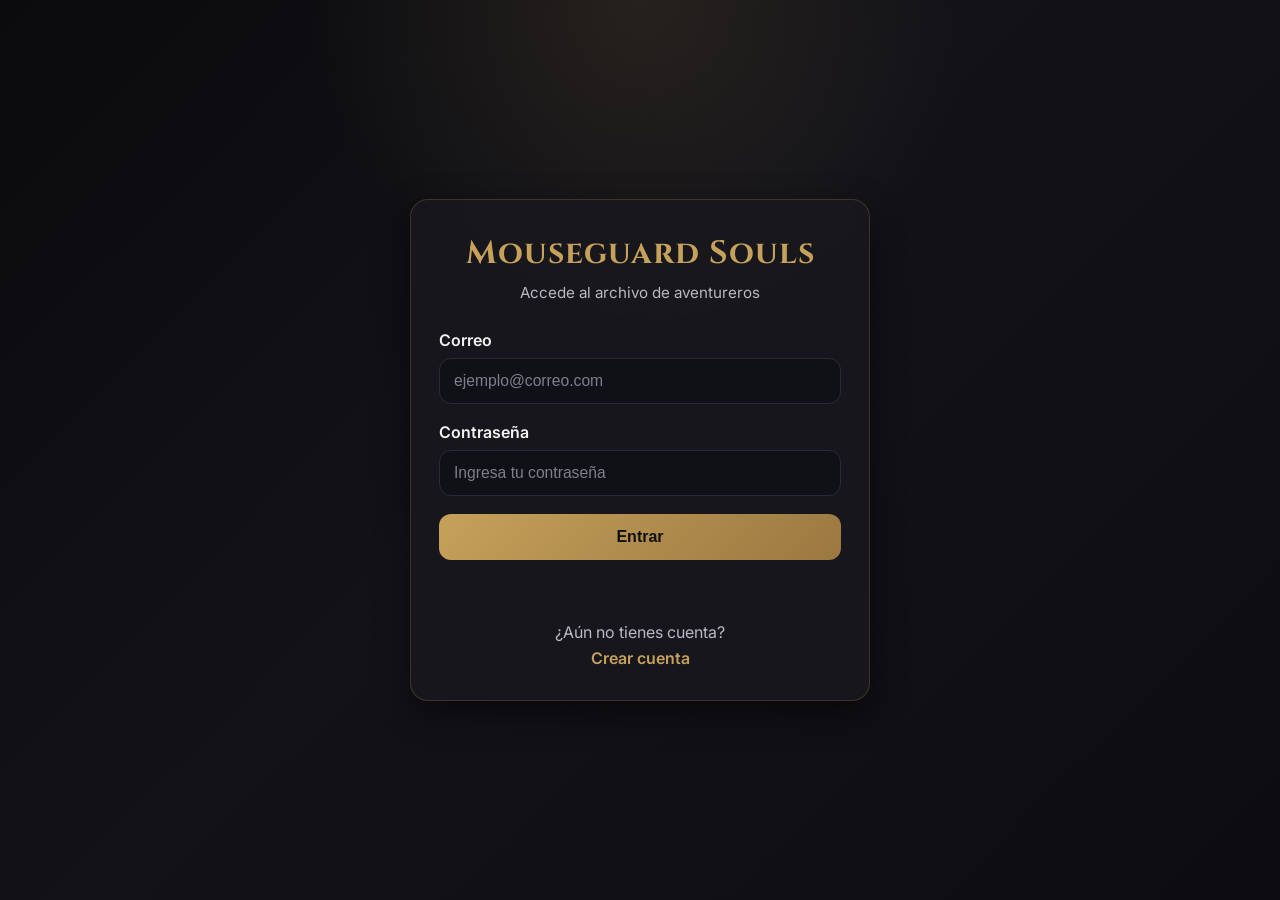
<file: index.html>
<!DOCTYPE html>
<html lang="es">
<head>
  <meta charset="UTF-8">
  <meta name="viewport" content="width=device-width, initial-scale=1.0">
  <title>Mouseguard Souls - Login</title>
  <link rel="stylesheet" href="css/style.css">
</head>
<body class="auth-body">

  <main class="auth-container">
    <section class="auth-card">
      <div class="auth-header">
        <h1>Mouseguard Souls</h1>
        <p>Accede al archivo de aventureros</p>
      </div>

      <form id="loginForm" class="auth-form">
        <div class="form-group">
          <label for="email">Correo</label>
          <input
            type="email"
            id="email"
            name="email"
            placeholder="ejemplo@correo.com"
            required
          >
        </div>

        <div class="form-group">
          <label for="password">Contraseña</label>
          <input
            type="password"
            id="password"
            name="password"
            placeholder="Ingresa tu contraseña"
            required
          >
        </div>

        <button type="submit" class="btn-primary">Entrar</button>

        <p id="loginMessage" class="form-message"></p>
      </form>

      <div class="auth-footer">
        <p>¿Aún no tienes cuenta?</p>
        <a href="registro.html">Crear cuenta</a>
      </div>
    </section>
  </main>

  <script src="login.js"></script>
</body>
</html>
</file>
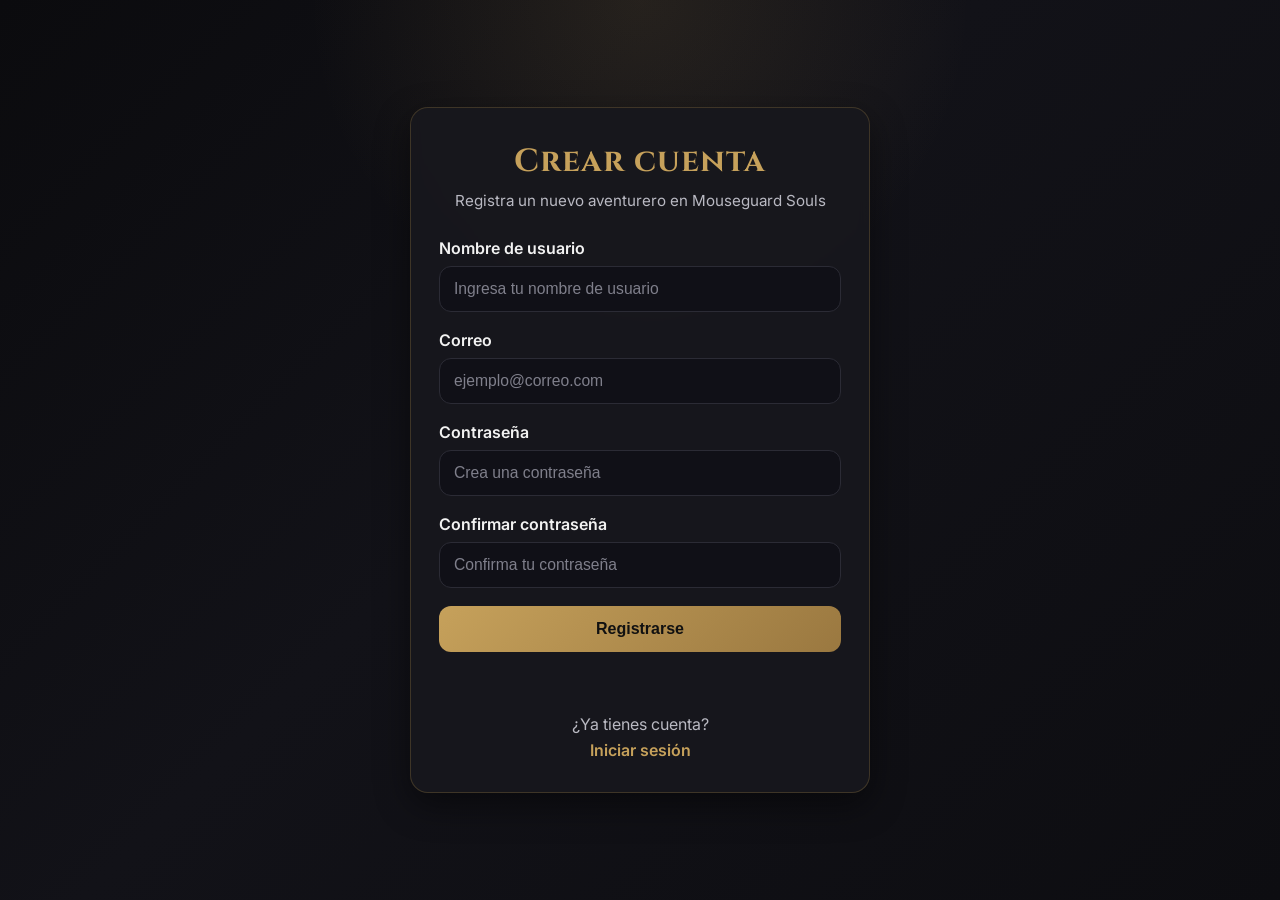
<file: registro.html>
<!DOCTYPE html>
<html lang="es">
<head>
  <meta charset="UTF-8">
  <meta name="viewport" content="width=device-width, initial-scale=1.0">
  <title>Mouseguard Souls - Registro</title>
  <link rel="stylesheet" href="css/style.css">
</head>
<body class="auth-body">

  <main class="auth-container">
    <section class="auth-card">
      <div class="auth-header">
        <h1>Crear cuenta</h1>
        <p>Registra un nuevo aventurero en Mouseguard Souls</p>
      </div>

      <form id="registerForm" class="auth-form">
        <div class="form-group">
          <label for="username">Nombre de usuario</label>
          <input
            type="text"
            id="username"
            name="username"
            placeholder="Ingresa tu nombre de usuario"
            required
          >
        </div>

        <div class="form-group">
          <label for="email">Correo</label>
          <input
            type="email"
            id="email"
            name="email"
            placeholder="ejemplo@correo.com"
            required
          >
        </div>

        <div class="form-group">
          <label for="password">Contraseña</label>
          <input
            type="password"
            id="password"
            name="password"
            placeholder="Crea una contraseña"
            required
          >
        </div>

        <div class="form-group">
          <label for="confirmPassword">Confirmar contraseña</label>
          <input
            type="password"
            id="confirmPassword"
            name="confirmPassword"
            placeholder="Confirma tu contraseña"
            required
          >
        </div>

        <button type="submit" class="btn-primary">Registrarse</button>

        <p id="registerMessage" class="form-message"></p>
      </form>

      <div class="auth-footer">
        <p>¿Ya tienes cuenta?</p>
        <a href="index.html">Iniciar sesión</a>
      </div>
    </section>
  </main>

  <script src="register.js"></script>
</body>
</html>
</file>
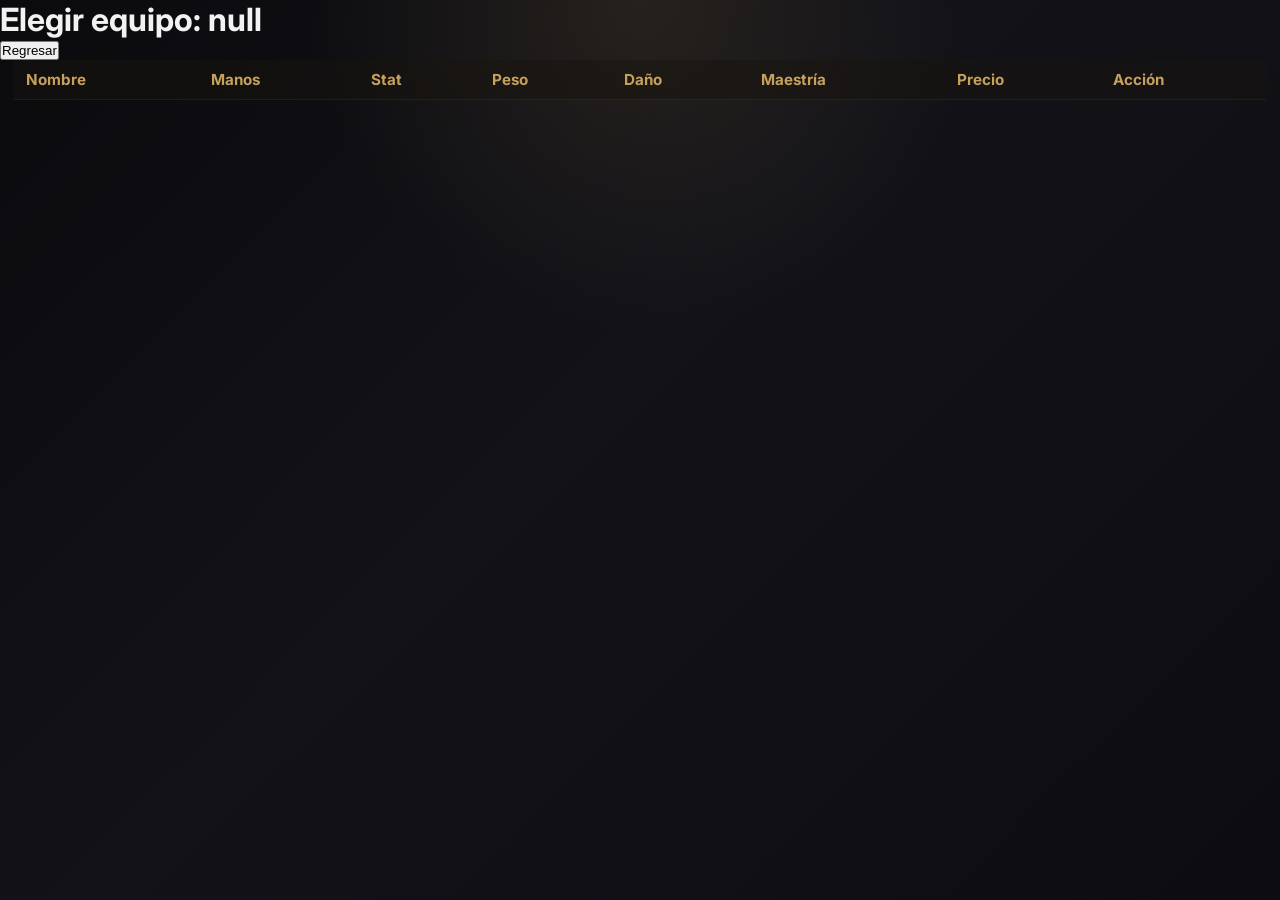
<file: selector-equipo.html>
<!DOCTYPE html>
<html lang="es">
<head>
  <meta charset="UTF-8">
  <title>Selector de equipo</title>
  <link rel="stylesheet" href="css/style.css">
</head>

<body>

<div class="equipment-browser">

  <header class="equipment-header">
    <h1 id="slotTitle">Selector de equipo</h1>
    <button id="backBtn">Regresar</button>
  </header>

  <div class="equipment-table-wrapper">
    <table class="equipment-table">
      <thead>
        <tr>
          <th>Nombre</th>
          <th>Manos</th>
          <th>Stat</th>
          <th>Peso</th>
          <th>Daño</th>
          <th>Maestría</th>
          <th>Precio</th>
          <th>Acción</th>
        </tr>
      </thead>

      <tbody id="equipmentTableBody">
      </tbody>

    </table>
  </div>

</div>

<script src="selector-equipo.js"></script>

</body>
</html>
</file>
<file: css/style.css>
@import url("https://fonts.googleapis.com/css2?family=Cinzel:wght@500;700&family=Inter:wght@400;500;600&display=swap");
* {
  margin: 0;
  padding: 0;
  box-sizing: border-box;
}

body {
  font-family: "Inter", sans-serif;
  color: #f2f2f2;
  min-height: 100vh;
  background: radial-gradient(circle at top, rgba(198, 161, 91, 0.12), transparent 30%), linear-gradient(135deg, #0b0b0e, #121218 45%, #0d0d11);
}

.btn-primary {
  width: 100%;
  padding: 14px;
  border: none;
  border-radius: 12px;
  background: linear-gradient(135deg, #c6a15b, #9a7840);
  color: #111;
  font-weight: 700;
  font-size: 1rem;
  cursor: pointer;
  transition: 0.25s ease;
}
.btn-primary:hover {
  background: linear-gradient(135deg, #ddb770, #b88a43);
  transform: translateY(-1px);
}

.form-group {
  display: flex;
  flex-direction: column;
  gap: 8px;
}
.form-group label {
  font-weight: 600;
  color: #f2f2f2;
}
.form-group input {
  width: 100%;
  padding: 13px 14px;
  border-radius: 12px;
  border: 1px solid #2b2b35;
  background: #101017;
  color: #f2f2f2;
  font-size: 0.98rem;
  outline: none;
  transition: 0.25s ease;
}
.form-group input::-moz-placeholder {
  color: #7f7f8b;
}
.form-group input::placeholder {
  color: #7f7f8b;
}
.form-group input:focus {
  border-color: #c6a15b;
  box-shadow: 0 0 0 3px rgba(198, 161, 91, 0.15);
}

.auth-body {
  display: flex;
  align-items: center;
  justify-content: center;
  padding: 24px;
}

.auth-container {
  width: 100%;
  max-width: 460px;
}

.auth-card {
  background: rgba(24, 24, 29, 0.95);
  border: 1px solid rgba(139, 111, 61, 0.35);
  border-radius: 18px;
  padding: 32px 28px;
  box-shadow: 0 12px 35px rgba(0, 0, 0, 0.45);
  backdrop-filter: blur(6px);
}

.auth-header {
  text-align: center;
  margin-bottom: 28px;
}
.auth-header h1 {
  font-family: "Cinzel", serif;
  font-size: 2rem;
  color: #c6a15b;
  margin-bottom: 8px;
  letter-spacing: 1px;
}
.auth-header p {
  color: #b9b9c2;
  font-size: 0.95rem;
}

.auth-form {
  display: flex;
  flex-direction: column;
  gap: 18px;
}

.form-message {
  min-height: 20px;
  font-size: 0.92rem;
  color: #c74b4b;
  text-align: center;
}

.auth-footer {
  text-align: center;
  margin-top: 24px;
  color: #b9b9c2;
}
.auth-footer a {
  display: inline-block;
  margin-top: 6px;
  color: #c6a15b;
  text-decoration: none;
  font-weight: 600;
}
.auth-footer a:hover {
  text-decoration: underline;
}

@media (max-width: 520px) {
  .auth-card {
    padding: 26px 20px;
  }
  .auth-header h1 {
    font-size: 1.7rem;
  }
}
.dashboard-body {
  position: relative;
  min-height: 100vh;
  background-color: #08080c;
  background-image: linear-gradient(rgba(5, 5, 8, 0.45), rgba(8, 8, 12, 0.5)), url("../imagenes/castillo.jpg");
  background-position: center;
  background-size: cover;
  background-repeat: no-repeat;
  background-attachment: fixed;
}

.dashboard-overlay {
  position: fixed;
  inset: 0;
  background: radial-gradient(circle at top, rgba(198, 161, 91, 0.12), transparent 25%), radial-gradient(circle at bottom, rgba(120, 20, 20, 0.12), transparent 30%);
  pointer-events: none;
  z-index: -1;
}

.dashboard-page {
  position: relative;
  z-index: 1;
  max-width: 1280px;
  margin: 0 auto;
  padding: 32px 24px 48px;
}

.dashboard-header {
  display: flex;
  justify-content: space-between;
  align-items: center;
  gap: 20px;
  margin-bottom: 32px;
  padding: 20px 24px;
  background: rgba(10, 10, 15, 0.72);
  border: 1px solid rgba(198, 161, 91, 0.22);
  border-radius: 18px;
  backdrop-filter: blur(6px);
}
.dashboard-header h1 {
  font-family: "Cinzel", serif;
  font-size: 2rem;
  color: #c6a15b;
  margin-bottom: 8px;
  letter-spacing: 1px;
}
.dashboard-header p {
  color: #b9b9c2;
}

.dashboard-topbar {
  display: flex;
  justify-content: space-between;
  align-items: center;
  gap: 20px;
  margin-bottom: 30px;
  padding: 20px 24px;
  background: rgba(14, 14, 20, 0.78);
  border: 1px solid rgba(255, 255, 255, 0.06);
  border-radius: 18px;
  backdrop-filter: blur(4px);
}
.dashboard-topbar h2 {
  font-size: 1.4rem;
  margin-bottom: 6px;
  color: #f2f2f2;
}
.dashboard-topbar p {
  color: #b9b9c2;
}

.rules-panel {
  display: grid;
  grid-template-columns: 1.2fr 0.8fr;
  gap: 24px;
  margin-bottom: 30px;
  padding: 28px;
  background: rgba(12, 12, 18, 0.82);
  border: 1px solid rgba(198, 161, 91, 0.18);
  border-radius: 20px;
  backdrop-filter: blur(6px);
  box-shadow: 0 14px 35px rgba(0, 0, 0, 0.3);
}

.rules-content {
  display: flex;
  flex-direction: column;
  gap: 16px;
}
.rules-content h2 {
  font-family: "Cinzel", serif;
  font-size: 2rem;
  color: #c6a15b;
  margin: 0;
}

.rules-tag {
  display: inline-flex;
  align-self: flex-start;
  padding: 6px 12px;
  border-radius: 999px;
  border: 1px solid rgba(198, 161, 91, 0.3);
  background: rgba(198, 161, 91, 0.1);
  color: #c6a15b;
  font-size: 0.8rem;
  font-weight: 700;
  letter-spacing: 0.08em;
  text-transform: uppercase;
}

.rules-intro {
  color: #b9b9c2;
  line-height: 1.7;
  margin: 0;
}

.rules-grid {
  display: grid;
  grid-template-columns: repeat(2, 1fr);
  gap: 18px;
}

.rule-card {
  background: rgba(18, 18, 26, 0.92);
  border: 1px solid rgba(198, 161, 91, 0.14);
  border-radius: 16px;
  padding: 20px;
}
.rule-card h3 {
  margin-bottom: 14px;
  color: #c6a15b;
  font-size: 1.1rem;
  font-family: "Cinzel", serif;
}
.rule-card ul {
  margin: 0;
  padding-left: 18px;
}
.rule-card li {
  color: #b9b9c2;
  margin-bottom: 10px;
  line-height: 1.6;
}
.rule-card li strong {
  color: #f2f2f2;
}

.rules-image {
  display: flex;
  align-items: center;
  justify-content: center;
  padding: 16px;
  background: rgba(8, 8, 12, 0.68);
  border: 1px solid rgba(198, 161, 91, 0.14);
  border-radius: 18px;
}
.rules-image img {
  width: 100%;
  max-width: 420px;
  height: auto;
  display: block;
  border-radius: 14px;
  -o-object-fit: contain;
     object-fit: contain;
  box-shadow: 0 12px 28px rgba(0, 0, 0, 0.35);
}

.characters-grid {
  display: grid;
  grid-template-columns: repeat(auto-fit, minmax(260px, 1fr));
  gap: 22px;
}

.character-card {
  background: rgba(12, 12, 18, 0.84);
  border: 1px solid rgba(198, 161, 91, 0.18);
  border-radius: 18px;
  padding: 22px;
  box-shadow: 0 12px 30px rgba(0, 0, 0, 0.35);
  backdrop-filter: blur(4px);
  transition: transform 0.25s ease, border-color 0.25s ease;
}
.character-card:hover {
  transform: translateY(-4px);
  border-color: rgba(198, 161, 91, 0.42);
}

.character-portrait {
  width: 88px;
  height: 88px;
  margin: 0 auto 18px;
  border-radius: 50%;
  display: flex;
  align-items: center;
  justify-content: center;
  background: linear-gradient(135deg, rgba(198, 161, 91, 0.22), rgba(90, 70, 40, 0.35));
  border: 1px solid rgba(198, 161, 91, 0.28);
  color: #c6a15b;
  font-family: "Cinzel", serif;
  font-size: 2rem;
  font-weight: 700;
}

.character-info {
  text-align: center;
  margin-bottom: 18px;
}
.character-info h3 {
  font-size: 1.35rem;
  margin-bottom: 10px;
  color: #f2f2f2;
}
.character-info p {
  color: #b9b9c2;
  margin-bottom: 6px;
}
.character-info p strong {
  color: #f2f2f2;
}

.character-actions {
  display: grid;
  grid-template-columns: repeat(3, 1fr);
  gap: 10px;
}

.btn-action {
  padding: 10px 12px;
  border: 1px solid rgba(198, 161, 91, 0.2);
  border-radius: 10px;
  background: rgba(25, 25, 32, 0.95);
  color: #f2f2f2;
  font-weight: 600;
  cursor: pointer;
  transition: 0.25s ease;
}
.btn-action:hover {
  background: rgba(40, 40, 50, 0.95);
  border-color: rgba(198, 161, 91, 0.38);
}
.btn-action.danger {
  border-color: rgba(199, 75, 75, 0.22);
}
.btn-action.danger:hover {
  background: rgba(65, 20, 20, 0.95);
  border-color: rgba(199, 75, 75, 0.45);
}

.btn-secondary {
  padding: 12px 18px;
  border: 1px solid rgba(198, 161, 91, 0.25);
  border-radius: 12px;
  background: rgba(18, 18, 25, 0.92);
  color: #f2f2f2;
  font-weight: 600;
  cursor: pointer;
  transition: 0.25s ease;
}
.btn-secondary:hover {
  background: rgba(30, 30, 40, 0.95);
  border-color: rgba(198, 161, 91, 0.45);
}

@media (max-width: 1024px) {
  .rules-panel {
    grid-template-columns: 1fr;
  }
  .rules-image {
    order: -1;
  }
}
@media (max-width: 768px) {
  .dashboard-header,
  .dashboard-topbar {
    flex-direction: column;
    align-items: stretch;
  }
  .dashboard-header-actions,
  .dashboard-topbar .btn-primary {
    width: 100%;
  }
  .rules-grid {
    grid-template-columns: 1fr;
  }
}
.character-sheet-page {
  position: relative;
  z-index: 1;
  max-width: 1200px;
  margin: 0 auto;
  padding: 32px 24px 48px;
}

.character-sheet-header {
  display: flex;
  justify-content: space-between;
  align-items: center;
  gap: 20px;
  margin-bottom: 28px;
  padding: 20px 24px;
  background: rgba(10, 10, 15, 0.72);
  border: 1px solid rgba(198, 161, 91, 0.22);
  border-radius: 18px;
  backdrop-filter: blur(6px);
}
.character-sheet-header h1 {
  font-family: "Cinzel", serif;
  font-size: 2rem;
  color: #c6a15b;
  margin-bottom: 8px;
}
.character-sheet-header p {
  color: #b9b9c2;
}

.character-sheet-layout {
  display: grid;
  grid-template-columns: 1.1fr 0.9fr;
  gap: 22px;
}

.sheet-card {
  background: rgba(12, 12, 18, 0.84);
  border: 1px solid rgba(198, 161, 91, 0.18);
  border-radius: 18px;
  padding: 22px;
  box-shadow: 0 12px 30px rgba(0, 0, 0, 0.35);
  backdrop-filter: blur(4px);
}
.sheet-card h3 {
  color: #c6a15b;
  margin-bottom: 16px;
}

.main-sheet-card {
  display: flex;
  align-items: center;
  gap: 24px;
}

.sheet-portrait {
  width: 110px;
  height: 110px;
  border-radius: 50%;
  display: flex;
  align-items: center;
  justify-content: center;
  background: linear-gradient(135deg, rgba(198, 161, 91, 0.22), rgba(90, 70, 40, 0.35));
  border: 1px solid rgba(198, 161, 91, 0.28);
  color: #c6a15b;
  font-family: "Cinzel", serif;
  font-size: 2.4rem;
  font-weight: 700;
}

.sheet-main-info h2 {
  font-size: 1.8rem;
  margin-bottom: 12px;
}
.sheet-main-info p {
  color: #b9b9c2;
  margin-bottom: 8px;
}
.sheet-main-info p strong {
  color: #f2f2f2;
}

.sheet-resource-grid {
  display: grid;
  grid-template-columns: repeat(2, 1fr);
  gap: 14px;
}

.resource-box,
.sheet-stat-box {
  background: rgba(20, 20, 28, 0.92);
  border: 1px solid rgba(198, 161, 91, 0.18);
  border-radius: 14px;
  padding: 16px;
  text-align: center;
}
.resource-box span,
.sheet-stat-box span {
  display: block;
  color: #b9b9c2;
  margin-bottom: 8px;
}
.resource-box strong,
.sheet-stat-box strong {
  font-size: 1.5rem;
  color: #c6a15b;
}

.sheet-stats-grid {
  display: grid;
  grid-template-columns: repeat(3, 1fr);
  gap: 12px;
}

.sheet-equipment-list {
  padding-left: 20px;
}
.sheet-equipment-list li {
  color: #b9b9c2;
  margin-bottom: 10px;
}
.sheet-equipment-list li strong {
  color: #f2f2f2;
}

@media (max-width: 900px) {
  .character-sheet-layout {
    grid-template-columns: 1fr;
  }
  .character-sheet-header,
  .main-sheet-card {
    flex-direction: column;
    align-items: stretch;
  }
}
.creator-body {
  position: relative;
  min-height: 100vh;
  background: linear-gradient(rgba(5, 5, 8, 0.38), rgba(8, 8, 12, 0.5)), url("../imagenes/castillo.jpg") center/cover no-repeat fixed;
  color: #f2f2f2;
}

.creator-overlay {
  position: fixed;
  inset: 0;
  background: radial-gradient(circle at top, rgba(198, 161, 91, 0.08), transparent 25%), radial-gradient(circle at bottom, rgba(120, 20, 20, 0.08), transparent 30%);
  pointer-events: none;
}

.creator-page {
  position: relative;
  z-index: 1;
  max-width: 1200px;
  margin: 0 auto;
  padding: 40px 24px 56px;
}

.creator-header {
  display: flex;
  justify-content: space-between;
  align-items: center;
  gap: 24px;
  margin-bottom: 28px;
  padding: 24px 28px;
  background: rgba(10, 10, 15, 0.76);
  border: 1px solid rgba(198, 161, 91, 0.2);
  border-radius: 20px;
  backdrop-filter: blur(6px);
  box-shadow: 0 12px 30px rgba(0, 0, 0, 0.28);
}
.creator-header h1 {
  font-family: "Cinzel", serif;
  font-size: 2.2rem;
  color: #c6a15b;
  margin-bottom: 8px;
}
.creator-header p {
  color: #b9b9c2;
  font-size: 1rem;
  margin: 0;
}

.creator-header-actions {
  display: flex;
  align-items: center;
  justify-content: flex-end;
}

#backDashboardBtn {
  background: #7b1e1e;
  border: 1px solid #b33;
  color: white;
  padding: 12px 18px;
  border-radius: 12px;
  cursor: pointer;
  font-weight: 600;
  transition: 0.2s ease;
}

#backDashboardBtn:hover {
  background: #a52b2b;
  transform: translateY(-1px);
}

.creator-progress {
  display: grid;
  grid-template-columns: repeat(4, 1fr);
  gap: 14px;
  margin-bottom: 28px;
}

.progress-step {
  padding: 16px;
  text-align: center;
  border-radius: 14px;
  background: rgba(14, 14, 20, 0.82);
  border: 1px solid rgba(255, 255, 255, 0.06);
  color: #b9b9c2;
  font-weight: 600;
  letter-spacing: 0.3px;
  transition: 0.25s ease;
}
.progress-step.active {
  background: rgba(33, 27, 18, 0.92);
  border-color: rgba(198, 161, 91, 0.45);
  color: #c6a15b;
}
.progress-step.completed {
  color: #f2f2f2;
  border-color: rgba(198, 161, 91, 0.2);
}

.creator-layout {
  display: flex;
  justify-content: center;
  align-items: stretch;
  gap: 30px;
  margin-bottom: 30px;
}

.creator-options-panel,
.creator-info-panel {
  width: 520px;
  min-height: 460px;
  padding: 28px;
  background: rgba(12, 12, 18, 0.86);
  border: 1px solid rgba(198, 161, 91, 0.16);
  border-radius: 20px;
  backdrop-filter: blur(4px);
  box-shadow: 0 12px 30px rgba(0, 0, 0, 0.32);
}

.creator-intro,
.creator-placeholder {
  display: flex;
  flex-direction: column;
  gap: 18px;
}

.creator-intro h2,
.creator-placeholder h2 {
  font-size: 1.8rem;
  color: #f2f2f2;
  margin: 0;
}

.creator-intro p,
.creator-placeholder p {
  color: #b9b9c2;
  line-height: 1.7;
  margin: 0;
  font-size: 1rem;
}

.creator-info-box {
  border: 1px solid rgba(198, 161, 91, 0.4);
  border-radius: 14px;
  padding: 22px;
  background: rgba(10, 10, 15, 0.6);
}

.creator-info-box h3 {
  font-size: 1.35rem;
  color: #c6a15b;
  margin: 0 0 10px 0;
}

.creator-info-box p {
  color: #b9b9c2;
  line-height: 1.7;
  margin: 0 0 22px 0;
  font-size: 1rem;
}

.creator-info-box ul {
  margin: 0;
  padding-left: 22px;
}
.creator-info-box ul li {
  color: #b9b9c2;
  margin-bottom: 10px;
  line-height: 1.6;
}

.creator-actions {
  display: flex;
  justify-content: center;
  align-items: center;
  gap: 16px;
}

.creator-actions .btn-secondary,
.creator-actions .btn-primary,
#nextStepBtn {
  min-width: 190px;
}

#nextStepBtn {
  background: #2e7d32;
  border: 1px solid #3fa445;
  color: white;
  padding: 12px 20px;
  border-radius: 12px;
  cursor: pointer;
  font-weight: 600;
  transition: 0.2s ease;
}

#nextStepBtn:hover {
  background: #3fa445;
  transform: translateY(-1px);
}

@media (max-width: 1100px) {
  .creator-layout {
    flex-direction: column;
    align-items: center;
  }
  .creator-options-panel,
  .creator-info-panel {
    width: 100%;
    max-width: 700px;
  }
}
@media (max-width: 920px) {
  .creator-header {
    flex-direction: column;
    align-items: stretch;
  }
  .creator-header-actions {
    justify-content: stretch;
  }
}
@media (max-width: 700px) {
  .creator-progress {
    grid-template-columns: 1fr 1fr;
  }
  .creator-page {
    padding: 24px 16px 40px;
  }
  .creator-options-panel,
  .creator-info-panel {
    padding: 22px;
    min-height: 380px;
  }
  .creator-actions {
    flex-direction: column;
  }
  .creator-actions .btn-secondary,
  .creator-actions .btn-primary,
  #nextStepBtn,
  #backDashboardBtn {
    width: 100%;
  }
}
.selection-list {
  display: flex;
  flex-direction: column;
  gap: 14px;
}

.selection-card {
  width: 100%;
  padding: 16px 18px;
  border-radius: 14px;
  border: 1px solid rgba(198, 161, 91, 0.18);
  background: rgba(16, 16, 24, 0.88);
  color: #f2f2f2;
  font-size: 1rem;
  font-weight: 600;
  text-align: left;
  cursor: pointer;
  transition: 0.25s ease;
}
.selection-card:hover {
  border-color: rgba(198, 161, 91, 0.42);
  background: rgba(28, 22, 15, 0.88);
  transform: translateY(-1px);
}
.selection-card.selected {
  border-color: rgba(198, 161, 91, 0.55);
  background: rgba(45, 34, 18, 0.92);
  color: #c6a15b;
}

.build-section {
  margin-top: 24px;
}
.build-section h2 {
  font-size: 1.3rem;
  color: #c6a15b;
  margin-bottom: 14px;
}

.equipment-dropdown {
  border: 1px solid rgba(198, 161, 91, 0.22);
  border-radius: 14px;
  background: rgba(12, 12, 18, 0.82);
  margin-bottom: 18px;
  overflow: hidden;
}
.equipment-dropdown summary {
  padding: 16px 18px;
  cursor: pointer;
  font-size: 1.1rem;
  font-weight: 700;
  color: #c6a15b;
  list-style: none;
}
.equipment-dropdown summary::-webkit-details-marker {
  display: none;
}

.equipment-table-wrapper {
  overflow-x: auto;
  padding: 0 14px 14px;
}

.equipment-table {
  width: 100%;
  border-collapse: collapse;
  font-size: 0.95rem;
}
.equipment-table th,
.equipment-table td {
  padding: 10px 12px;
  border-bottom: 1px solid rgba(255, 255, 255, 0.06);
  text-align: left;
  color: #b9b9c2;
  vertical-align: top;
}
.equipment-table th {
  color: #c6a15b;
  font-weight: 700;
  background: rgba(25, 20, 14, 0.5);
}

.btn-pick-item {
  background: #2e7d32;
  border: 1px solid #3fa445;
  color: white;
  padding: 8px 12px;
  border-radius: 10px;
  cursor: pointer;
  font-weight: 600;
  transition: 0.2s ease;
}
.btn-pick-item:hover {
  background: #3fa445;
}

#resetCreatorBtn {
  background: #6b4a12;
  border: 1px solid #c69a3a;
  color: white;
  padding: 12px 18px;
  border-radius: 12px;
  cursor: pointer;
  font-weight: 600;
  transition: 0.2s ease;
  margin-right: 10px;
}

#resetCreatorBtn:hover {
  background: #8a6118;
  transform: translateY(-1px);
}

.stats-grid {
  display: grid;
  grid-template-columns: repeat(2, 1fr);
  gap: 14px;
  margin-top: 18px;
}

.stat-card {
  border: 1px solid rgba(198, 161, 91, 0.22);
  border-radius: 12px;
  padding: 16px;
  background: rgba(12, 12, 18, 0.75);
}
.stat-card h3 {
  color: #c6a15b;
  margin-bottom: 10px;
}
.stat-card p {
  color: #b9b9c2;
  margin-bottom: 8px;
}

.stat-actions {
  display: flex;
  gap: 10px;
  margin-top: 12px;
}

.stat-btn {
  width: 40px;
  height: 40px;
  border-radius: 10px;
  border: 1px solid rgba(198, 161, 91, 0.25);
  background: rgba(20, 20, 28, 0.9);
  color: #f2f2f2;
  font-size: 1.2rem;
  font-weight: 700;
  cursor: pointer;
  transition: 0.2s ease;
}
.stat-btn:hover {
  background: rgba(45, 34, 18, 0.92);
  color: #c6a15b;
}/*# sourceMappingURL=style.css.map */
.dashboard-header {
  display: flex;
  justify-content: space-between;
  align-items: center;
  gap: 20px;
}

.dashboard-header-actions {
  display: flex;
  gap: 12px;
  align-items: center;
  flex-wrap: wrap;
}

.dashboard-header-actions a,
.dashboard-header-actions button {
  white-space: nowrap;
}
</file>
